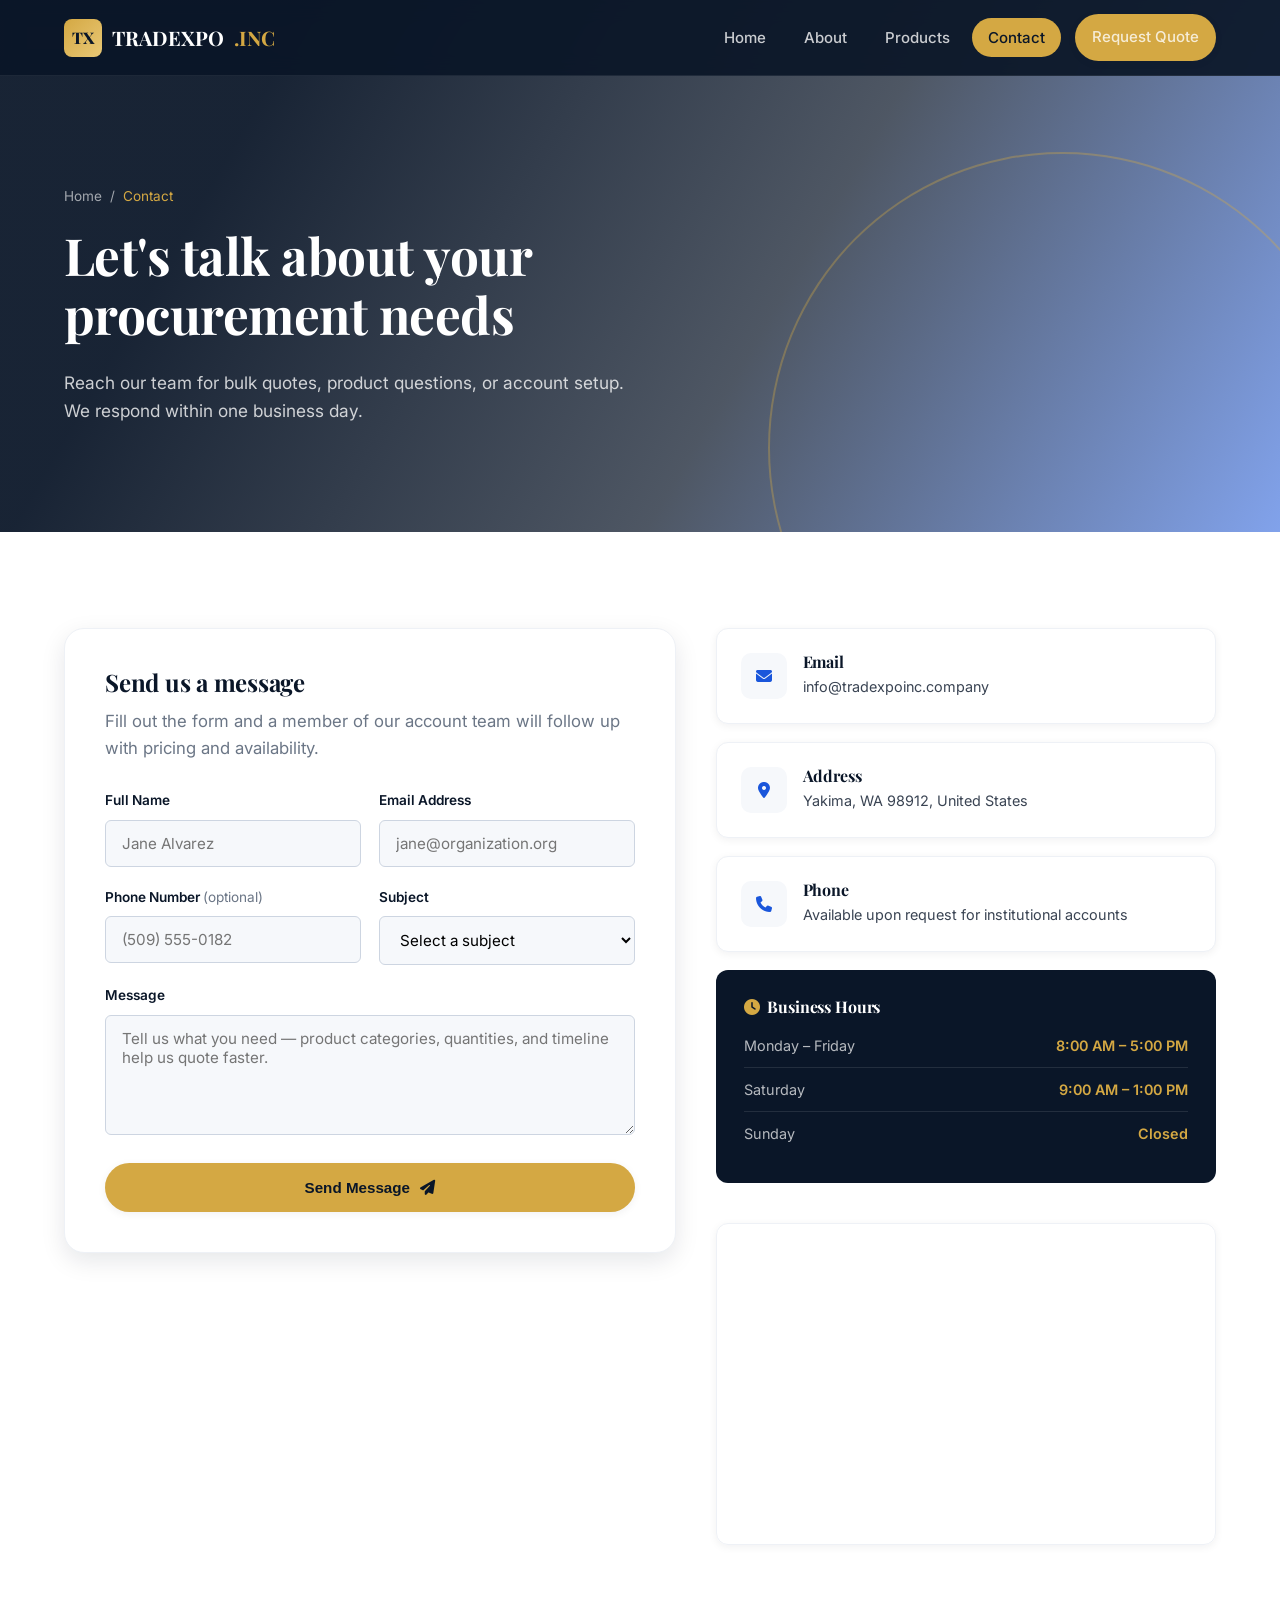
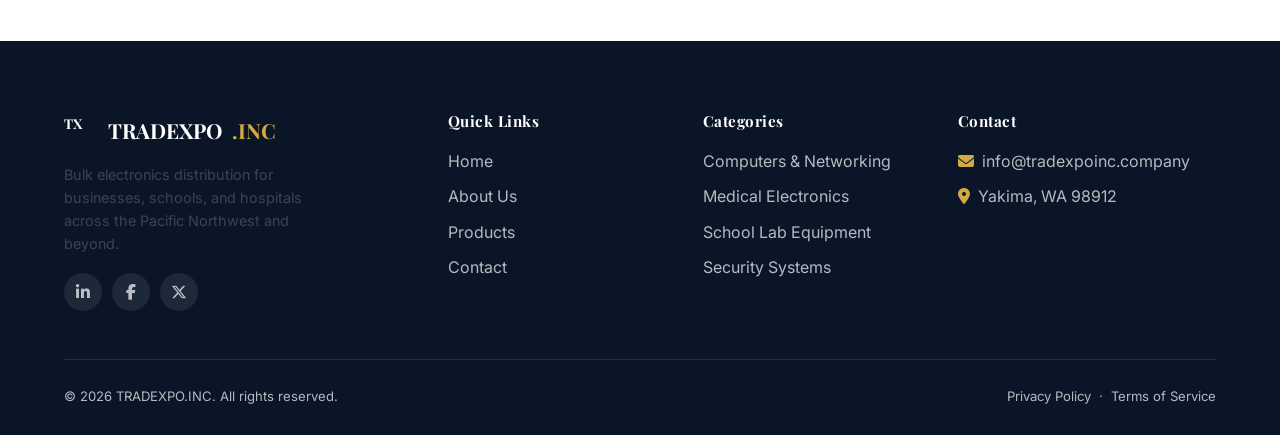
<file: contact.html>
<!DOCTYPE html>
<html lang="en">
<head>
<meta charset="UTF-8">
<meta name="viewport" content="width=device-width, initial-scale=1.0">
<title>Contact | TRADEXPO.INC</title>
<meta name="description" content="Contact TRADEXPO.INC for bulk electronics quotes. Located in Yakima, WA 98912. Email info@tradexpoinc.company.">
<link rel="icon" href="favicon.svg" type="image/svg+xml">
<link rel="preconnect" href="https://fonts.googleapis.com">
<link href="https://fonts.googleapis.com/css2?family=Playfair+Display:wght@600;700;800&family=Inter:wght@400;500;600;700&display=swap" rel="stylesheet">
<link rel="stylesheet" href="https://cdnjs.cloudflare.com/ajax/libs/font-awesome/6.5.1/css/all.min.css">
<link rel="stylesheet" href="styles.css">
</head>
<body>

<nav class="navbar">
  <div class="nav-inner">
    <a href="index.html" class="nav-logo">
      <span class="mark">TX</span>
      TRADEXPO<span class="dotcompany">.INC</span>
    </a>
    <ul class="nav-links">
      <li><a href="index.html" data-page="index.html">Home</a></li>
      <li><a href="about.html" data-page="about.html">About</a></li>
      <li><a href="products.html" data-page="products.html">Products</a></li>
      <li><a href="contact.html" data-page="contact.html">Contact</a></li>
      <li class="nav-cta"><a href="contact.html" class="btn btn-primary btn-sm">Request Quote</a></li>
    </ul>
    <button class="nav-toggle" aria-label="Toggle menu" aria-expanded="false">
      <span></span><span></span><span></span>
    </button>
  </div>
</nav>

<header class="page-hero" style="background-image:url('https://images.unsplash.com/photo-1486406146926-c627a92ad1ab?auto=format&fit=crop&w=1600&q=80');">
  <div class="container">
    <div class="breadcrumb"><span>Home</span> / <span class="gold">Contact</span></div>
    <h1>Let's talk about your procurement needs</h1>
    <p>Reach our team for bulk quotes, product questions, or account setup. We respond within one business day.</p>
  </div>
</header>

<section class="section">
  <div class="container">
    <div class="contact-grid">

      <!-- FORM -->
      <div class="form-card reveal">
        <h2 style="font-size:1.5rem;">Send us a message</h2>
        <p class="section-lead" style="margin-bottom:28px;">Fill out the form and a member of our account team will follow up with pricing and availability.</p>

        <form id="contact-form" novalidate>
          <div class="form-row">
            <div class="field">
              <label for="name">Full Name</label>
              <input type="text" id="name" name="name" placeholder="Jane Alvarez" required>
              <span class="err-msg">Please enter your full name.</span>
            </div>
            <div class="field">
              <label for="email">Email Address</label>
              <input type="email" id="email" name="email" placeholder="jane@organization.org" required>
              <span class="err-msg">Please enter a valid email address.</span>
            </div>
          </div>
          <div class="form-row">
            <div class="field">
              <label for="phone">Phone Number <span style="font-weight:400;color:var(--gray-500);">(optional)</span></label>
              <input type="tel" id="phone" name="phone" placeholder="(509) 555-0182">
              <span class="err-msg">Please enter a valid phone number.</span>
            </div>
            <div class="field">
              <label for="subject">Subject</label>
              <select id="subject" name="subject" required>
                <option value="">Select a subject</option>
                <option value="bulk-quote">Bulk Order Quote</option>
                <option value="product-question">Product Question</option>
                <option value="account-setup">New Account Setup</option>
                <option value="support">Existing Order Support</option>
                <option value="other">Other</option>
              </select>
              <span class="err-msg">Please select a subject.</span>
            </div>
          </div>
          <div class="field">
            <label for="message">Message</label>
            <textarea id="message" name="message" placeholder="Tell us what you need — product categories, quantities, and timeline help us quote faster." required></textarea>
            <span class="err-msg">Message should be at least 10 characters.</span>
          </div>
          <button type="submit" class="btn btn-primary btn-block">Send Message <i class="fa-solid fa-paper-plane"></i></button>
          <div class="form-status" id="form-status"></div>
        </form>
      </div>

      <!-- INFO -->
      <div>
        <div class="info-card reveal">
          <div class="icon"><i class="fa-solid fa-envelope"></i></div>
          <div>
            <h4>Email</h4>
            <p>info@tradexpoinc.company</p>
          </div>
        </div>
        <div class="info-card reveal">
          <div class="icon"><i class="fa-solid fa-location-dot"></i></div>
          <div>
            <h4>Address</h4>
            <p>Yakima, WA 98912, United States</p>
          </div>
        </div>
        <div class="info-card reveal">
          <div class="icon"><i class="fa-solid fa-phone"></i></div>
          <div>
            <h4>Phone</h4>
            <p>Available upon request for institutional accounts</p>
          </div>
        </div>

        <div class="hours-card reveal mb-40">
          <h4><i class="fa-solid fa-clock" style="color:var(--gold); margin-right:8px;"></i>Business Hours</h4>
          <div class="hours-row"><span class="day">Monday – Friday</span><span class="time">8:00 AM – 5:00 PM</span></div>
          <div class="hours-row"><span class="day">Saturday</span><span class="time">9:00 AM – 1:00 PM</span></div>
          <div class="hours-row"><span class="day">Sunday</span><span class="time">Closed</span></div>
        </div>

        <div class="map-frame reveal">
          <iframe src="https://www.google.com/maps?q=Yakima,+WA+98912&output=embed" loading="lazy" referrerpolicy="no-referrer-when-downgrade" title="Map showing Yakima, WA 98912" allowfullscreen></iframe>
        </div>
      </div>

    </div>
  </div>
</section>

<footer class="site-footer">
  <div class="container">
    <div class="footer-grid">
      <div>
        <div class="footer-logo"><span class="mark" style="width:34px;height:34px;font-size:0.85rem;">TX</span>TRADEXPO<span style="color:var(--gold);">.INC</span></div>
        <p style="max-width:280px; font-size:0.9rem;">Bulk electronics distribution for businesses, schools, and hospitals across the Pacific Northwest and beyond.</p>
        <div class="footer-social">
          <a href="#" aria-label="LinkedIn"><i class="fa-brands fa-linkedin-in"></i></a>
          <a href="#" aria-label="Facebook"><i class="fa-brands fa-facebook-f"></i></a>
          <a href="#" aria-label="X"><i class="fa-brands fa-x-twitter"></i></a>
        </div>
      </div>
      <div>
        <h4>Quick Links</h4>
        <ul>
          <li><a href="index.html">Home</a></li>
          <li><a href="about.html">About Us</a></li>
          <li><a href="products.html">Products</a></li>
          <li><a href="contact.html">Contact</a></li>
        </ul>
      </div>
      <div>
        <h4>Categories</h4>
        <ul>
          <li><a href="products.html">Computers &amp; Networking</a></li>
          <li><a href="products.html">Medical Electronics</a></li>
          <li><a href="products.html">School Lab Equipment</a></li>
          <li><a href="products.html">Security Systems</a></li>
        </ul>
      </div>
      <div>
        <h4>Contact</h4>
        <ul>
          <li><i class="fa-solid fa-envelope" style="color:var(--gold); margin-right:8px;"></i>info@tradexpoinc.company</li>
          <li><i class="fa-solid fa-location-dot" style="color:var(--gold); margin-right:8px;"></i>Yakima, WA 98912</li>
        </ul>
      </div>
    </div>
    <div class="footer-bottom">
      <span>&copy; 2026 TRADEXPO.INC. All rights reserved.</span>
      <span>Privacy Policy &nbsp;·&nbsp; Terms of Service</span>
    </div>
  </div>
</footer>

<button class="back-to-top" aria-label="Back to top"><i class="fa-solid fa-arrow-up"></i></button>
<script src="script.js"></script>
</body>
</html>
</file>
<file: styles.css>
/* =========================================================
   TRADEXPO.INC — Shared Stylesheet
   Palette: Navy #0a1628 / Royal Blue #1a56db / Gold #d4a843
   Type: Playfair Display (display) + Inter (body/UI)
   ========================================================= */

:root{
  --navy: #0a1628;
  --navy-2: #10203a;
  --blue: #1a56db;
  --blue-dark: #123ea8;
  --gold: #d4a843;
  --gold-light: #e9c876;
  --white: #ffffff;
  --gray-50: #f6f8fb;
  --gray-100: #eef1f6;
  --gray-300: #cdd5e1;
  --gray-500: #6b7686;
  --gray-700: #3a4453;

  --font-display: "Playfair Display", Georgia, serif;
  --font-body: "Inter", -apple-system, BlinkMacSystemFont, sans-serif;

  --radius-sm: 6px;
  --radius-md: 12px;
  --radius-lg: 20px;

  --shadow-sm: 0 2px 8px rgba(10,22,40,0.06);
  --shadow-md: 0 8px 24px rgba(10,22,40,0.10);
  --shadow-lg: 0 20px 48px rgba(10,22,40,0.18);

  --container: 1200px;
  --nav-h: 76px;
}

@media (prefers-reduced-motion: reduce){
  *{ animation-duration: 0.001ms !important; animation-iteration-count: 1 !important; transition-duration: 0.001ms !important; scroll-behavior: auto !important; }
}

*, *::before, *::after{ box-sizing: border-box; }
html{ scroll-behavior: smooth; }
body{
  margin:0;
  font-family: var(--font-body);
  color: var(--navy);
  background: var(--white);
  line-height: 1.6;
  -webkit-font-smoothing: antialiased;
}
h1,h2,h3,h4{
  font-family: var(--font-display);
  color: var(--navy);
  line-height: 1.15;
  margin: 0 0 0.5em;
  letter-spacing: -0.01em;
}
p{ margin: 0 0 1em; color: var(--gray-700); }
a{ color: inherit; text-decoration: none; }
img{ max-width: 100%; display:block; }
ul{ list-style: none; margin:0; padding:0; }
.container{ max-width: var(--container); margin: 0 auto; padding: 0 24px; }
.eyebrow{
  display:inline-flex; align-items:center; gap:8px;
  font-size: 0.78rem; letter-spacing: 0.14em; text-transform: uppercase;
  color: var(--gold); font-weight: 700; margin-bottom: 14px;
}
.eyebrow::before{ content:""; width: 22px; height: 2px; background: var(--gold); display:inline-block; }
.section{ padding: 96px 0; }
.section-tight{ padding: 64px 0; }
.section-title{ font-size: clamp(1.9rem, 3.2vw, 2.6rem); }
.section-lead{ max-width: 640px; color: var(--gray-500); font-size: 1.05rem; }
.center{ text-align:center; margin-left:auto; margin-right:auto; }
.bg-navy{ background: var(--navy); color: var(--white); }
.bg-navy p{ color: rgba(255,255,255,0.72); }
.bg-navy h2, .bg-navy h3, .bg-navy h4{ color: var(--white); }
.bg-gray{ background: var(--gray-50); }

/* ---------- Buttons ---------- */
.btn{
  display:inline-flex; align-items:center; justify-content:center; gap:10px;
  padding: 15px 30px; border-radius: 999px; font-weight: 600; font-size: 0.95rem;
  border: 1px solid transparent; cursor: pointer; transition: transform .25s ease, box-shadow .25s ease, background .25s ease, color .25s ease;
  white-space: nowrap;
}
.btn:focus-visible{ outline: 3px solid var(--gold-light); outline-offset: 2px; }
.btn-primary{ background: var(--gold); color: var(--navy); box-shadow: var(--shadow-sm); }
.btn-primary:hover{ background: var(--gold-light); transform: translateY(-2px); box-shadow: var(--shadow-md); }
.btn-outline{ background: transparent; color: var(--white); border-color: rgba(255,255,255,0.5); }
.btn-outline:hover{ background: rgba(255,255,255,0.12); border-color: var(--white); transform: translateY(-2px); }
.btn-navy{ background: var(--navy); color: var(--white); }
.btn-navy:hover{ background: var(--blue-dark); transform: translateY(-2px); box-shadow: var(--shadow-md); }
.btn-sm{ padding: 10px 20px; font-size: 0.85rem; }
.btn-block{ width: 100%; }

/* ---------- Navigation ---------- */
.navbar{
  position: fixed; top:0; left:0; right:0; z-index: 1000;
  height: var(--nav-h);
  background: rgba(10,22,40,0.92);
  backdrop-filter: blur(10px);
  -webkit-backdrop-filter: blur(10px);
  border-bottom: 1px solid rgba(255,255,255,0.08);
  transition: background .3s ease, box-shadow .3s ease;
}
.navbar.scrolled{ box-shadow: var(--shadow-md); }
.nav-inner{
  max-width: var(--container); margin: 0 auto; padding: 0 24px; height: 100%;
  display:flex; align-items:center; justify-content:space-between;
}
.nav-logo{ display:flex; align-items:center; gap:10px; color: var(--white); font-family: var(--font-display); font-weight:700; font-size: 1.25rem; }
.nav-logo .mark{
  width: 38px; height: 38px; border-radius: 8px;
  background: linear-gradient(135deg, var(--gold), var(--gold-light));
  display:flex; align-items:center; justify-content:center; color: var(--navy); font-weight:800; font-size:1rem;
}
.nav-logo .dotcompany{ color: var(--gold); }
.nav-links{ display:flex; align-items:center; gap: 6px; }
.nav-links a{
  color: rgba(255,255,255,0.78); font-weight:500; font-size: 0.94rem;
  padding: 10px 16px; border-radius: 999px; transition: color .2s ease, background .2s ease;
  position: relative;
}
.nav-links a:hover{ color: var(--white); background: rgba(255,255,255,0.08); }
.nav-links a.active{ color: var(--navy); background: var(--gold); }
.nav-cta{ margin-left: 8px; }
.nav-toggle{
  display:none; flex-direction:column; gap:5px; background:none; border:none; cursor:pointer; padding: 8px;
}
.nav-toggle span{ width: 26px; height: 2px; background: var(--white); border-radius: 2px; transition: transform .3s ease, opacity .3s ease; }
.nav-toggle.open span:nth-child(1){ transform: translateY(7px) rotate(45deg); }
.nav-toggle.open span:nth-child(2){ opacity: 0; }
.nav-toggle.open span:nth-child(3){ transform: translateY(-7px) rotate(-45deg); }

@media (max-width: 900px){
  .nav-toggle{ display:flex; }
  .nav-links{
    position: fixed; top: var(--nav-h); left:0; right:0;
    background: var(--navy); flex-direction: column; align-items: stretch;
    padding: 12px 24px 24px; gap: 4px;
    transform: translateY(-12px); opacity: 0; pointer-events: none;
    transition: transform .3s ease, opacity .3s ease;
    border-bottom: 1px solid rgba(255,255,255,0.08);
  }
  .nav-links.open{ transform: translateY(0); opacity: 1; pointer-events: auto; }
  .nav-links a{ padding: 14px 16px; }
  .nav-cta{ margin-left: 0; margin-top: 8px; }
}

/* ---------- Hero (page sub-header, used on about/products/contact) ---------- */
.page-hero{
  position: relative; margin-top: 0; padding: calc(var(--nav-h) + 110px) 0 90px;
  background-size: cover; background-position: center;
  color: var(--white); overflow:hidden;
}
.page-hero::before{
  content:""; position:absolute; inset:0;
  background: linear-gradient(120deg, rgba(10,22,40,0.94) 20%, rgba(10,22,40,0.72) 60%, rgba(26,86,219,0.55));
}
.page-hero::after{
  content:""; position:absolute; right:-6%; bottom:-40%; width: 46%; padding-top: 46%;
  border: 2px solid rgba(212,168,67,0.35); border-radius: 50%;
}
.page-hero .container{ position: relative; z-index: 2; }
.page-hero h1{ color: var(--white); font-size: clamp(2.1rem, 4vw, 3.2rem); max-width: 720px; }
.page-hero p{ color: rgba(255,255,255,0.78); max-width: 560px; font-size: 1.08rem; }
.breadcrumb{ display:flex; gap:8px; align-items:center; color: rgba(255,255,255,0.6); font-size:0.85rem; margin-bottom: 18px; }
.breadcrumb .gold{ color: var(--gold); }

/* ---------- Hero (home, full bleed) ---------- */
.hero{
  position: relative; min-height: 100vh; display:flex; align-items:center;
  background-size: cover; background-position: center; color: var(--white); overflow:hidden;
}
.hero::before{
  content:""; position:absolute; inset:0;
  background: linear-gradient(115deg, rgba(10,22,40,0.95) 15%, rgba(10,22,40,0.66) 55%, rgba(10,22,40,0.35));
}
.hero-shape{
  position:absolute; right: -8%; top: 10%; width: 520px; height: 520px;
  border: 1px solid rgba(212,168,67,0.3); border-radius: 50%; z-index:1;
}
.hero-shape.two{ right: 4%; top: 22%; width: 340px; height:340px; border-color: rgba(255,255,255,0.12); }
.hero .container{ position: relative; z-index: 2; padding-top: var(--nav-h); }
.hero-tag{
  display:inline-flex; align-items:center; gap:10px; padding: 8px 18px;
  border: 1px solid rgba(212,168,67,0.5); border-radius: 999px; font-size: 0.8rem;
  letter-spacing: 0.08em; text-transform: uppercase; color: var(--gold-light); margin-bottom: 26px;
}
.hero h1{
  color: var(--white); font-size: clamp(2.4rem, 5.4vw, 4.2rem); max-width: 820px; margin-bottom: 22px;
}
.hero h1 .accent{ color: var(--gold); }
.hero .lead{ color: rgba(255,255,255,0.8); font-size: 1.15rem; max-width: 560px; margin-bottom: 40px; }
.hero-ctas{ display:flex; gap: 16px; flex-wrap: wrap; }
.scroll-cue{
  position:absolute; bottom: 34px; left: 50%; transform: translateX(-50%);
  display:flex; flex-direction:column; align-items:center; gap:8px; color: rgba(255,255,255,0.55); font-size: 0.75rem;
  letter-spacing: 0.12em; text-transform: uppercase; z-index:2;
}
.scroll-cue .line{ width:1px; height: 36px; background: linear-gradient(var(--gold), transparent); animation: scrollpulse 2s ease-in-out infinite; }
@keyframes scrollpulse{ 0%,100%{ opacity:.3 } 50%{ opacity: 1 } }

/* ---------- Stats ---------- */
.stats{ background: var(--navy); padding: 60px 0; position: relative; }
.stats-grid{ display:grid; grid-template-columns: repeat(4, 1fr); gap: 24px; }
.stat{ text-align:center; border-left: 1px solid rgba(255,255,255,0.1); padding-left: 24px; }
.stat:first-child{ border-left:none; }
.stat .num{ font-family: var(--font-display); font-size: clamp(2rem, 4vw, 2.8rem); color: var(--gold); font-weight:700; }
.stat .label{ color: rgba(255,255,255,0.65); font-size: 0.9rem; letter-spacing: 0.03em; margin-top: 6px; }
@media (max-width: 760px){
  .stats-grid{ grid-template-columns: repeat(2, 1fr); row-gap: 32px; }
  .stat:nth-child(3){ border-left:none; }
}

/* ---------- Category / Product cards ---------- */
.grid-3{ display:grid; grid-template-columns: repeat(3, 1fr); gap: 28px; }
.grid-2{ display:grid; grid-template-columns: repeat(2, 1fr); gap: 28px; }
.grid-4{ display:grid; grid-template-columns: repeat(4, 1fr); gap: 22px; }
@media (max-width: 980px){ .grid-3, .grid-4{ grid-template-columns: repeat(2,1fr); } .grid-2{ grid-template-columns: 1fr; } }
@media (max-width: 600px){ .grid-3, .grid-4{ grid-template-columns: 1fr; } }

.cat-card{
  border-radius: var(--radius-lg); overflow:hidden; position: relative; background: var(--navy);
  box-shadow: var(--shadow-sm); transition: transform .35s ease, box-shadow .35s ease;
  height: 320px;
}
.cat-card:hover{ transform: translateY(-6px); box-shadow: var(--shadow-lg); }
.cat-card img{ width:100%; height:100%; object-fit: cover; transition: transform .5s ease; }
.cat-card:hover img{ transform: scale(1.08); }
.cat-card .overlay{
  position:absolute; inset:0; background: linear-gradient(to top, rgba(10,22,40,0.92) 10%, rgba(10,22,40,0.15) 60%);
  display:flex; flex-direction:column; justify-content:flex-end; padding: 24px;
}
.cat-card .icon{
  width: 44px; height:44px; border-radius: 10px; background: rgba(212,168,67,0.16);
  display:flex; align-items:center; justify-content:center; color: var(--gold); margin-bottom: 12px; font-size: 1.1rem;
  border: 1px solid rgba(212,168,67,0.4);
}
.cat-card h3{ color: var(--white); font-size: 1.2rem; margin-bottom: 4px; }
.cat-card p{ color: rgba(255,255,255,0.65); font-size: 0.88rem; margin:0; }

/* ---------- Product cards (products page) ---------- */
.product-card{
  background: var(--white); border-radius: var(--radius-md); overflow:hidden;
  box-shadow: var(--shadow-sm); border: 1px solid var(--gray-100);
  transition: transform .3s ease, box-shadow .3s ease; display:flex; flex-direction:column;
}
.product-card:hover{ transform: translateY(-6px); box-shadow: var(--shadow-md); }
.product-media{ position:relative; height: 210px; overflow:hidden; }
.product-media img{ width:100%; height:100%; object-fit:cover; transition: transform .5s ease; }
.product-card:hover .product-media img{ transform: scale(1.1); }
.badge{
  position:absolute; top:14px; left:14px; background: var(--gold); color: var(--navy);
  font-size: 0.7rem; font-weight:700; letter-spacing: 0.04em; padding: 6px 12px; border-radius: 999px;
  text-transform: uppercase;
}
.product-body{ padding: 22px; display:flex; flex-direction:column; flex:1; gap: 10px; }
.product-body .tag{ font-size: 0.72rem; color: var(--blue); text-transform: uppercase; letter-spacing: 0.06em; font-weight:700; }
.product-body h3{ font-size: 1.12rem; margin-bottom: 2px; }
.product-body p{ font-size: 0.9rem; flex:1; }
.product-actions{ display:flex; gap: 10px; margin-top: 6px; }

/* ---------- Filter bar ---------- */
.filter-bar{ display:flex; flex-wrap:wrap; gap: 10px; justify-content:center; margin-bottom: 48px; }
.filter-btn{
  padding: 10px 22px; border-radius: 999px; border: 1px solid var(--gray-300); background: var(--white);
  font-weight: 600; font-size: 0.88rem; cursor:pointer; transition: all .2s ease; color: var(--navy);
}
.filter-btn:hover{ border-color: var(--blue); color: var(--blue); }
.filter-btn.active{ background: var(--navy); border-color: var(--navy); color: var(--white); }

/* ---------- Testimonials ---------- */
.testimonial-track{ position:relative; max-width: 760px; margin: 0 auto; min-height: 260px; }
.testimonial{
  display:none; background: var(--white); border-radius: var(--radius-lg); padding: 42px;
  box-shadow: var(--shadow-md); text-align:center; border-top: 3px solid var(--gold);
}
.testimonial.active{ display:block; animation: fadein .5s ease; }
@keyframes fadein{ from{ opacity:0; transform: translateY(8px);} to{opacity:1; transform:none;} }
.testimonial .quote{ font-family: var(--font-display); font-size: 1.25rem; color: var(--navy); font-style: italic; margin-bottom: 22px; }
.testimonial .person{ display:flex; align-items:center; justify-content:center; gap:12px; }
.testimonial .person img{ width:46px; height:46px; border-radius:50%; }
.testimonial .person .name{ font-weight:700; font-size:0.92rem; }
.testimonial .person .role{ font-size:0.8rem; color: var(--gray-500); }
.t-dots{ display:flex; justify-content:center; gap:8px; margin-top: 26px; }
.t-dots button{ width:9px; height:9px; border-radius:50%; border:none; background: var(--gray-300); cursor:pointer; padding:0; }
.t-dots button.active{ background: var(--gold); width: 22px; border-radius: 999px; transition: width .3s ease; }

/* ---------- Trust strip ---------- */
.trust-strip{ display:flex; flex-wrap:wrap; justify-content: center; gap: 44px; align-items:center; opacity: 0.75; }
.trust-strip span{ font-family: var(--font-display); font-weight:700; font-size: 1.1rem; color: var(--gray-500); letter-spacing: 0.02em; }

/* ---------- CTA banner ---------- */
.cta-banner{
  background: linear-gradient(120deg, var(--navy), var(--blue-dark));
  border-radius: var(--radius-lg); padding: 56px; display:flex; align-items:center; justify-content:space-between;
  gap: 32px; flex-wrap: wrap; color: var(--white); position: relative; overflow:hidden;
}
.cta-banner::after{
  content:""; position:absolute; right:-40px; top:-60px; width:220px; height:220px; border-radius:50%;
  background: radial-gradient(circle, rgba(212,168,67,0.25), transparent 70%);
}
.cta-banner h3{ color:var(--white); font-size: 1.7rem; margin-bottom: 6px; }
.cta-banner p{ color: rgba(255,255,255,0.7); margin:0; }

/* ---------- About page specifics ---------- */
.split{ display:grid; grid-template-columns: 1fr 1fr; gap: 56px; align-items:center; }
.split.reverse .split-media{ order: 2; }
.split-media img{ border-radius: var(--radius-lg); box-shadow: var(--shadow-md); }
.split-media{ position: relative; }
.split-media .badge-float{
  position:absolute; bottom:-20px; left:-20px; background: var(--white); border-radius: var(--radius-md);
  padding: 16px 22px; box-shadow: var(--shadow-lg); display:flex; align-items:center; gap:12px;
}
.split-media .badge-float .num{ font-family: var(--font-display); color: var(--gold); font-size:1.6rem; font-weight:700; }
.split-media .badge-float .txt{ font-size: 0.78rem; color: var(--gray-500); line-height:1.2; }
@media (max-width: 900px){ .split, .split.reverse .split-media{ grid-template-columns: 1fr; order: 0; } .split{ display:flex; flex-direction:column; } }

.value-card{
  background: var(--white); border: 1px solid var(--gray-100); border-radius: var(--radius-md); padding: 30px;
  box-shadow: var(--shadow-sm); transition: transform .25s ease, box-shadow .25s ease;
}
.value-card:hover{ transform: translateY(-5px); box-shadow: var(--shadow-md); }
.value-card .icon{
  width: 50px; height:50px; border-radius: 12px; background: var(--gray-50); color: var(--blue);
  display:flex; align-items:center; justify-content:center; font-size: 1.3rem; margin-bottom: 18px;
}

.team-card{ text-align:center; }
.team-card img{ width: 120px; height:120px; border-radius:50%; margin: 0 auto 16px; box-shadow: var(--shadow-sm); border: 3px solid var(--white); outline: 1px solid var(--gray-100); }
.team-card h4{ margin-bottom: 2px; font-size: 1.05rem; }
.team-card .role{ color: var(--gold); font-size: 0.82rem; font-weight:700; text-transform: uppercase; letter-spacing: 0.04em; }
.team-card p{ font-size: 0.86rem; margin-top: 8px; }

.timeline{ position: relative; padding-left: 32px; }
.timeline::before{ content:""; position:absolute; left:6px; top:6px; bottom:6px; width:2px; background: var(--gray-300); }
.timeline-item{ position: relative; padding-bottom: 40px; }
.timeline-item:last-child{ padding-bottom:0; }
.timeline-item::before{ content:""; position:absolute; left:-32px; top:4px; width:14px; height:14px; border-radius:50%; background: var(--gold); border: 3px solid var(--white); box-shadow: 0 0 0 2px var(--gray-300); }
.timeline-item .year{ font-family: var(--font-display); color: var(--blue); font-weight:700; font-size: 1.1rem; }

.strength{ display:flex; gap: 18px; }
.strength .icon{ flex-shrink:0; width: 52px; height:52px; border-radius: 12px; background: var(--navy); color: var(--gold); display:flex; align-items:center; justify-content:center; font-size:1.2rem; }
.strength h4{ margin-bottom:4px; font-size:1.05rem; }
.strength p{ font-size: 0.9rem; margin:0; }

/* ---------- Contact page ---------- */
.contact-grid{ display:grid; grid-template-columns: 1.1fr 0.9fr; gap: 40px; align-items:start; }
@media (max-width: 900px){ .contact-grid{ grid-template-columns: 1fr; } }
.info-card{
  background: var(--white); border:1px solid var(--gray-100); border-radius: var(--radius-md);
  padding: 24px; display:flex; gap:16px; align-items:flex-start; box-shadow: var(--shadow-sm); margin-bottom: 18px;
}
.info-card .icon{ width:46px; height:46px; border-radius:10px; background: var(--gray-50); color: var(--blue); display:flex; align-items:center; justify-content:center; flex-shrink:0; }
.info-card h4{ font-size: 1rem; margin-bottom: 4px; }
.info-card p{ font-size: 0.9rem; margin:0; }
.map-frame{ border-radius: var(--radius-md); overflow:hidden; box-shadow: var(--shadow-sm); border: 1px solid var(--gray-100); }
.map-frame iframe{ width:100%; height: 320px; border:0; display:block; }

.form-card{ background: var(--white); border-radius: var(--radius-lg); box-shadow: var(--shadow-md); padding: 40px; border: 1px solid var(--gray-100); }
.form-row{ display:grid; grid-template-columns: 1fr 1fr; gap: 18px; }
@media (max-width: 600px){ .form-row{ grid-template-columns: 1fr; } }
.field{ margin-bottom: 20px; }
.field label{ display:block; font-size: 0.85rem; font-weight:600; margin-bottom: 8px; color: var(--navy); }
.field input, .field select, .field textarea{
  width:100%; padding: 13px 16px; border-radius: var(--radius-sm); border: 1px solid var(--gray-300);
  font-family: var(--font-body); font-size: 0.95rem; background: var(--gray-50); transition: border-color .2s ease, background .2s ease;
}
.field input:focus, .field select:focus, .field textarea:focus{ outline:none; border-color: var(--blue); background: var(--white); }
.field textarea{ resize: vertical; min-height: 120px; }
.field.error input, .field.error textarea, .field.error select{ border-color: #d64545; background: #fdf2f2; }
.field .err-msg{ color:#d64545; font-size: 0.78rem; margin-top: 6px; display:none; }
.field.error .err-msg{ display:block; }
.form-status{ margin-top: 14px; padding: 14px 18px; border-radius: var(--radius-sm); font-size: 0.9rem; display:none; }
.form-status.show{ display:block; }
.form-status.success{ background: #e8f6ee; color: #1a7f4b; }

.hours-card{ background: var(--navy); color: var(--white); border-radius: var(--radius-md); padding: 28px; }
.hours-card h4{ color: var(--white); }
.hours-row{ display:flex; justify-content:space-between; padding: 10px 0; border-bottom: 1px solid rgba(255,255,255,0.1); font-size: 0.9rem; }
.hours-row:last-child{ border-bottom:none; }
.hours-row .day{ color: rgba(255,255,255,0.7); }
.hours-row .time{ font-weight:600; color: var(--gold); }

/* ---------- Footer ---------- */
.site-footer{ background: var(--navy); color: rgba(255,255,255,0.7); padding: 72px 0 28px; }
.footer-grid{ display:grid; grid-template-columns: 1.6fr 1fr 1fr 1.2fr; gap: 40px; margin-bottom: 48px; }
@media (max-width: 900px){ .footer-grid{ grid-template-columns: 1fr 1fr; } }
@media (max-width: 560px){ .footer-grid{ grid-template-columns: 1fr; } }
.footer-grid h4{ color: var(--white); font-size: 0.95rem; margin-bottom: 18px; letter-spacing: 0.03em; }
.footer-grid ul li{ margin-bottom: 10px; }
.footer-grid a:hover{ color: var(--gold); }
.footer-logo{ display:flex; align-items:center; gap:10px; color: var(--white); font-family: var(--font-display); font-size: 1.3rem; font-weight:700; margin-bottom: 16px; }
.footer-social{ display:flex; gap: 10px; margin-top: 18px; }
.footer-social a{
  width: 38px; height:38px; border-radius:50%; background: rgba(255,255,255,0.08);
  display:flex; align-items:center; justify-content:center; transition: background .2s ease, transform .2s ease;
}
.footer-social a:hover{ background: var(--gold); color: var(--navy); transform: translateY(-3px); }
.footer-bottom{ border-top: 1px solid rgba(255,255,255,0.1); padding-top: 26px; display:flex; justify-content:space-between; flex-wrap:wrap; gap:12px; font-size: 0.82rem; }

/* ---------- Back to top ---------- */
.back-to-top{
  position: fixed; bottom: 28px; right: 28px; width: 48px; height:48px; border-radius:50%;
  background: var(--gold); color: var(--navy); border:none; display:flex; align-items:center; justify-content:center;
  cursor:pointer; box-shadow: var(--shadow-md); opacity:0; pointer-events:none; transform: translateY(10px);
  transition: opacity .3s ease, transform .3s ease, background .2s ease; z-index: 900; font-size: 1.1rem;
}
.back-to-top.show{ opacity:1; pointer-events:auto; transform:none; }
.back-to-top:hover{ background: var(--gold-light); }

/* ---------- Scroll reveal ---------- */
.reveal{ opacity: 0; transform: translateY(24px); transition: opacity .7s ease, transform .7s ease; }
.reveal.in{ opacity:1; transform:none; }

/* ---------- Utility ---------- */
.mt-40{ margin-top: 40px; }
.mb-40{ margin-bottom: 40px; }
.flex-between{ display:flex; align-items:center; justify-content:space-between; gap: 20px; flex-wrap: wrap; }
</file>
